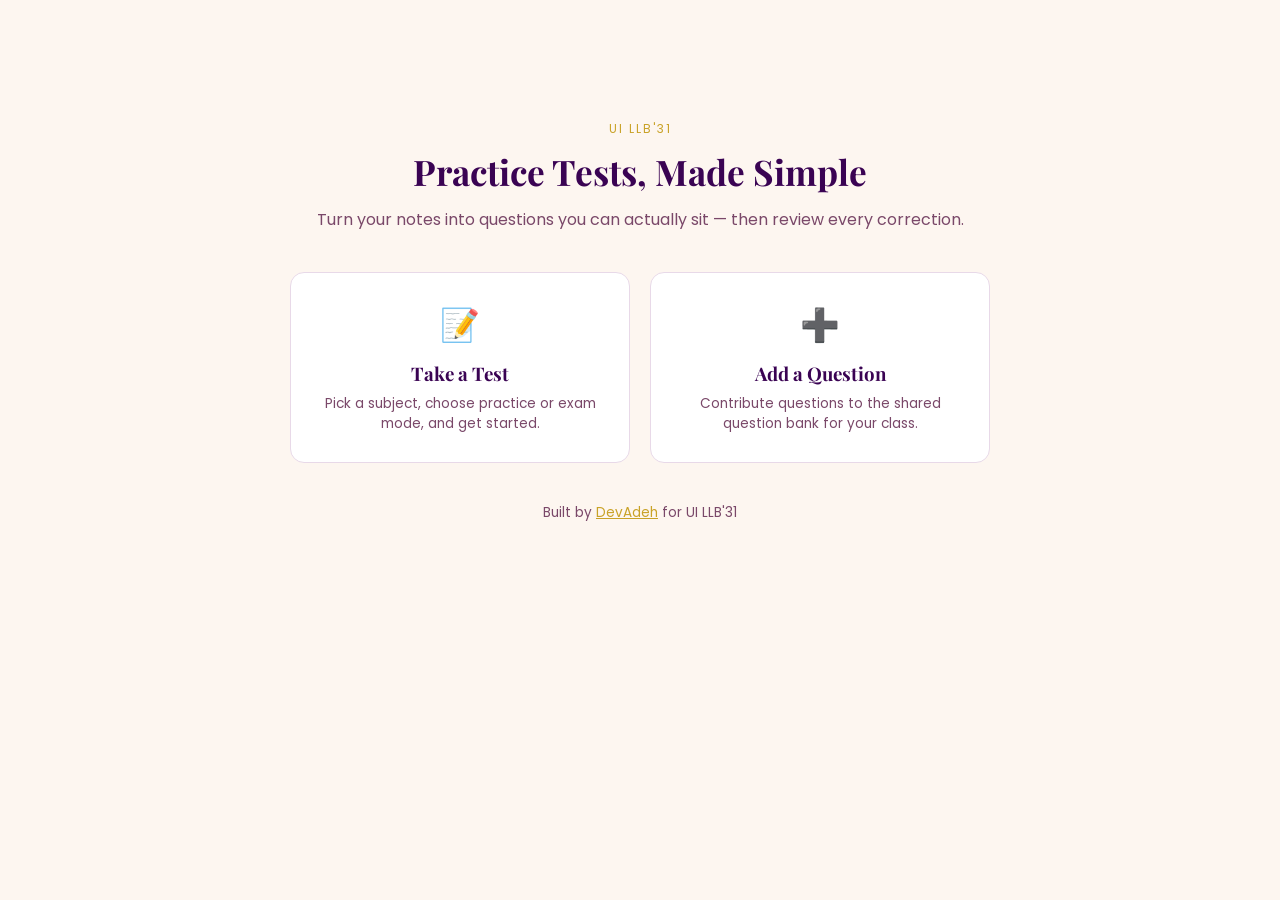
<file: index.html>
<!DOCTYPE html>
<html lang="en">
<head>
  <meta charset="UTF-8" />
  <meta name="viewport" content="width=device-width, initial-scale=1.0" />
  <title>UI LAW CBT</title>
  <link rel="icon" href="favicon.ico" type="image/x-icon">
  <link rel="preconnect" href="https://fonts.googleapis.com">
  <link href="https://fonts.googleapis.com/css2?family=Playfair+Display:wght@600;700&family=Poppins:wght@300;400;500&display=swap" rel="stylesheet">
  <link rel="stylesheet" href="style.css" />
</head>
<body>

  <div class="app home-app">
    <p class="eyebrow center">UI LLB'31</p>
    <h1 class="home-title">Practice Tests, Made Simple</h1>
    <p class="subtitle center">Turn your notes into questions you can actually sit — then review every correction.</p>

    <div class="home-actions">
      <a href="take-test.html" class="home-card">
        <span class="home-card-icon">📝</span>
        <h3>Take a Test</h3>
        <p>Pick a subject, choose practice or exam mode, and get started.</p>
      </a>

      <a href="import.html" class="home-card">
        <span class="home-card-icon">➕</span>
        <h3>Add a Question</h3>
        <p>Contribute questions to the shared question bank for your class.</p>
      </a>
    </div>
  </div>

  <footer class="home-footer">
    <p>Built by <a href="https://github.com/DevAdeh">DevAdeh</a> for UI LLB'31</p>
  </footer>

</body>
</html>
</file>
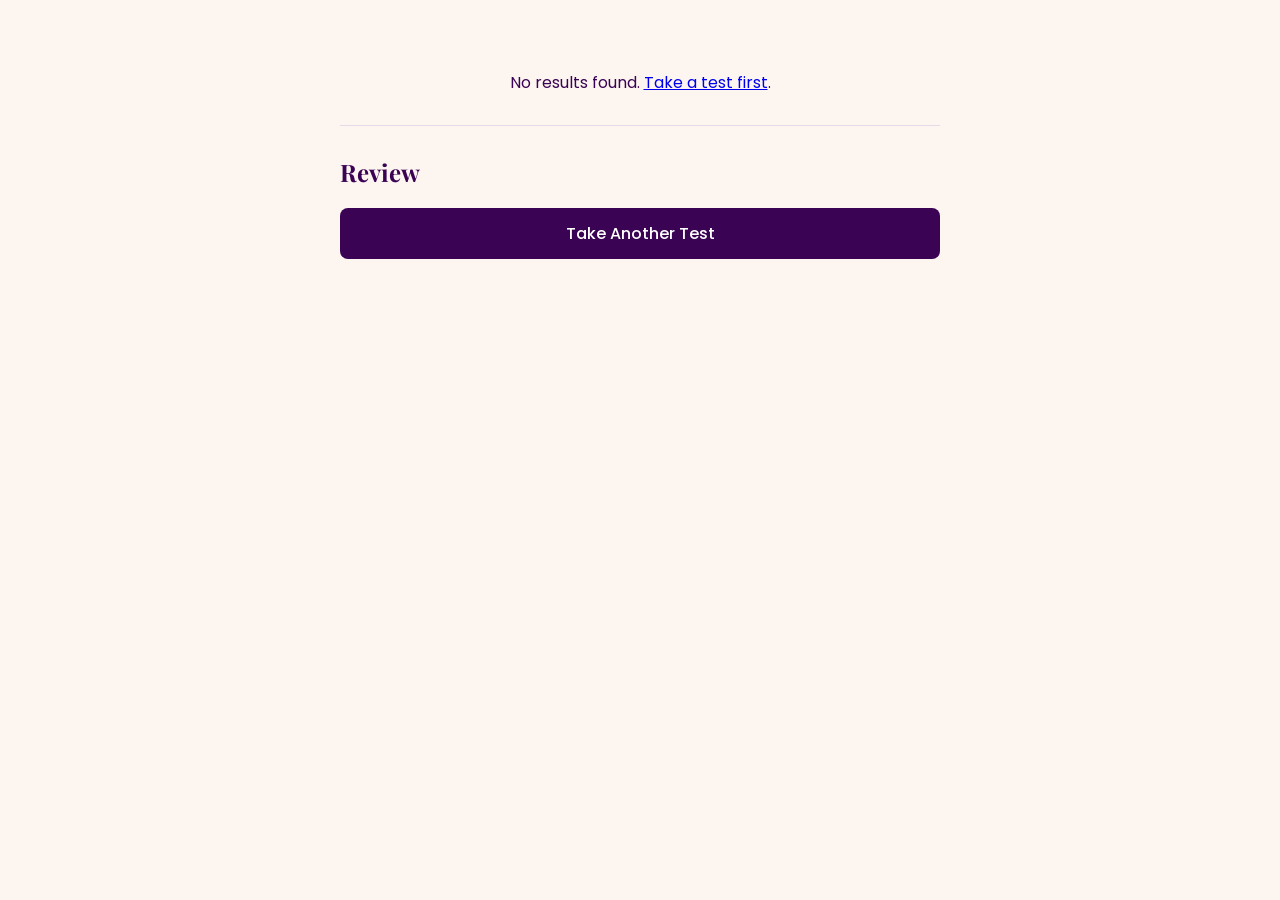
<file: results.html>
<!DOCTYPE html>
<html lang="en">
<head>
  <meta charset="UTF-8" />
  <meta name="viewport" content="width=device-width, initial-scale=1.0" />
  <title>UI LAW CBT</title>
  <link rel="icon" href="favicon.ico" type="image/x-icon">
  <link rel="preconnect" href="https://fonts.googleapis.com">
  <link href="https://fonts.googleapis.com/css2?family=Playfair+Display:wght@600;700&family=Poppins:wght@300;400;500&display=swap" rel="stylesheet">
  <link rel="stylesheet" href="style.css" />
</head>
<body>

  <div class="app">
    <div id="scoreSummary" class="score-summary"></div>
    <h2 class="section-title">Review</h2>
    <div id="reviewList"></div>
    <a href="take-test.html" class="btn-primary" style="display:block; text-align:center; text-decoration:none; margin-top:20px;">Take Another Test</a>
  </div>

  <script src="results.js"></script>
</body>
</html>
</file>
<file: style.css>
* { margin: 0; padding: 0; box-sizing: border-box; }

body {
  font-family: 'Poppins', sans-serif;
  background: #FDF6F0;
  color: #3A0353;
  padding: 40px 20px;
}

.app {
  max-width: 600px;
  margin: 0 auto;
}

h1 {
  margin-bottom: 8px;
  color: #3A0353;
}

.subtitle { color: #7A4869; margin-bottom: 24px; }

.form-group { margin-bottom: 20px; }

label {
  display: block;
  font-size: 0.85rem;
  margin-bottom: 6px;
  color: #7A4869;
  font-weight: 500;
}

select, textarea {
  width: 100%;
  padding: 12px;
  border-radius: 8px;
  border: 1px solid #E8D9E8;
  background: #ffffff;
  color: #3A0353;
  font-family: 'Poppins', sans-serif;
  font-size: 0.9rem;
  resize: vertical;
}

select:focus, textarea:focus {
  outline: none;
  border-color: #C9A227;
}

.format-example {
  background: #F3E1DA;
  border: 1px solid #E8D9E8;
  border-radius: 8px;
  padding: 14px 16px;
  margin-bottom: 24px;
  font-size: 0.8rem;
}

.format-example pre {
  white-space: pre-wrap;
  margin-top: 8px;
  color: #7A4869;
  font-family: 'Poppins', sans-serif;
}

.btn-primary {
  background: #3A0353;
  color: #fff;
  border: none;
  padding: 13px 28px;
  border-radius: 8px;
  font-weight: 500;
  cursor: pointer;
  transition: 0.3s;
}

.btn-primary:hover { background: #C9A227; color: #3A0353; }
.btn-primary:disabled { opacity: 0.6; cursor: not-allowed; }

.status-message {
  margin-top: 20px;
  padding: 14px;
  border-radius: 8px;
  font-size: 0.9rem;
}

.status-message.success { background: #DCFCE7; color: #16A34A; }
.status-message.error { background: #FEE2E2; color: #DC2626; }

.hidden { display: none; }
input[type="text"] {
  width: 100%;
  padding: 12px;
  border-radius: 8px;
  border: 1px solid #E8D9E8;
  background: #ffffff;
  color: #3A0353;
  font-family: 'Poppins', sans-serif;
  font-size: 0.9rem;
}

input[type="text"]:focus {
  outline: none;
  border-color: #C9A227;
}
.mode-toggle {
  display: flex;
  gap: 10px;
  margin-bottom: 8px;
}

.mode-btn {
  flex: 1;
  padding: 12px;
  border-radius: 8px;
  border: 1.5px solid #E8D9E8;
  background: #fff;
  color: #7A4869;
  font-weight: 500;
  cursor: pointer;
  transition: 0.2s;
}

.mode-btn.active {
  background: #3A0353;
  color: #fff;
  border-color: #3A0353;
}

.mode-description {
  font-size: 0.8rem;
  color: #7A4869;
  margin-bottom: 24px;
}

.test-header {
  display: flex;
  justify-content: space-between;
  font-size: 0.8rem;
  color: #7A4869;
  margin-bottom: 10px;
}

.progress-bar {
  background: #E8D9E8;
  height: 6px;
  border-radius: 3px;
  overflow: hidden;
  margin-bottom: 30px;
}

.progress-fill {
  background: #C9A227;
  height: 100%;
  transition: width 0.3s ease;
}

.question-text {
  font-family: 'Playfair Display', serif;
  font-size: 1.3rem;
  margin-bottom: 24px;
  line-height: 1.5;
}

.options-container {
  display: flex;
  flex-direction: column;
  gap: 12px;
  margin-bottom: 20px;
}

.option-btn {
  text-align: left;
  padding: 14px 16px;
  border-radius: 8px;
  border: 1.5px solid #E8D9E8;
  background: #fff;
  cursor: pointer;
  font-family: 'Poppins', sans-serif;
  font-size: 0.9rem;
  color: #3A0353;
  transition: 0.2s;
}

.option-btn:hover:not(:disabled) { border-color: #C9A227; }
.option-btn:disabled { cursor: not-allowed; }

.option-letter {
  display: inline-block;
  width: 24px;
  height: 24px;
  border-radius: 50%;
  background: #F3E1DA;
  text-align: center;
  line-height: 24px;
  font-weight: 600;
  margin-right: 10px;
  font-size: 0.8rem;
}

.option-btn.selected { border-color: #3A0353; }
.option-btn.correct { background: #DCFCE7; border-color: #16A34A; }
.option-btn.incorrect { background: #FEE2E2; border-color: #DC2626; }

.instant-feedback {
  padding: 12px 16px;
  border-radius: 8px;
  margin-bottom: 20px;
  font-weight: 500;
}

.instant-feedback.correct { background: #DCFCE7; color: #16A34A; }
.instant-feedback.incorrect { background: #FEE2E2; color: #DC2626; }
.score-summary {
  text-align: center;
  padding: 30px 0;
  border-bottom: 1px solid #E8D9E8;
  margin-bottom: 30px;
}

.eyebrow {
  text-transform: uppercase;
  letter-spacing: 2px;
  font-size: 0.75rem;
  color: #C9A227;
  margin-bottom: 10px;
}

.score-number {
  font-family: 'Playfair Display', serif;
  font-size: 3rem;
  color: #3A0353;
}

.score-percent { color: #7A4869; }

.section-title {
  font-family: 'Playfair Display', serif;
  margin-bottom: 16px;
}

.review-card {
  background: #fff;
  border: 1px solid #E8D9E8;
  border-radius: 10px;
  padding: 18px;
  margin-bottom: 16px;
}

.review-question { font-weight: 500; margin-bottom: 12px; }

.review-options { margin-bottom: 12px; }

.review-option {
  padding: 8px 12px;
  border-radius: 6px;
  font-size: 0.85rem;
  margin-bottom: 6px;
  background: #F9F7F3;
}

.review-option.correct { background: #DCFCE7; color: #16A34A; }
.review-option.incorrect { background: #FEE2E2; color: #DC2626; }

.review-explanation {
  font-size: 0.85rem;
  color: #7A4869;
  border-top: 1px solid #F3E1DA;
  padding-top: 10px;
}
.home-app {
  max-width: 700px;
  padding-top: 80px;
}

.center { text-align: center; }

.home-title {
  font-family: 'Playfair Display', serif;
  font-size: 2.2rem;
  text-align: center;
  margin-bottom: 12px;
  color: #3A0353;
}

.home-actions {
  display: grid;
  grid-template-columns: 1fr 1fr;
  gap: 20px;
  margin-top: 40px;
}

.home-card {
  background: #fff;
  border: 1.5px solid #E8D9E8;
  border-radius: 14px;
  padding: 28px 20px;
  text-decoration: none;
  color: #3A0353;
  text-align: center;
  transition: 0.25s;
}

.home-card:hover {
  border-color: #C9A227;
  transform: translateY(-4px);
}

.home-card-icon { font-size: 2rem; display: block; margin-bottom: 12px; }
.home-card h3 { font-family: 'Playfair Display', serif; margin-bottom: 8px; }
.home-card p { font-size: 0.85rem; color: #7A4869; }

.home-footer {
  text-align: center;
  padding: 40px 20px;
  color: #7A4869;
  font-size: 0.85rem;
}
.home-footer a { color: #C9A227; }

@media (max-width: 500px) {
  .home-actions { grid-template-columns: 1fr; }
}
</file>
